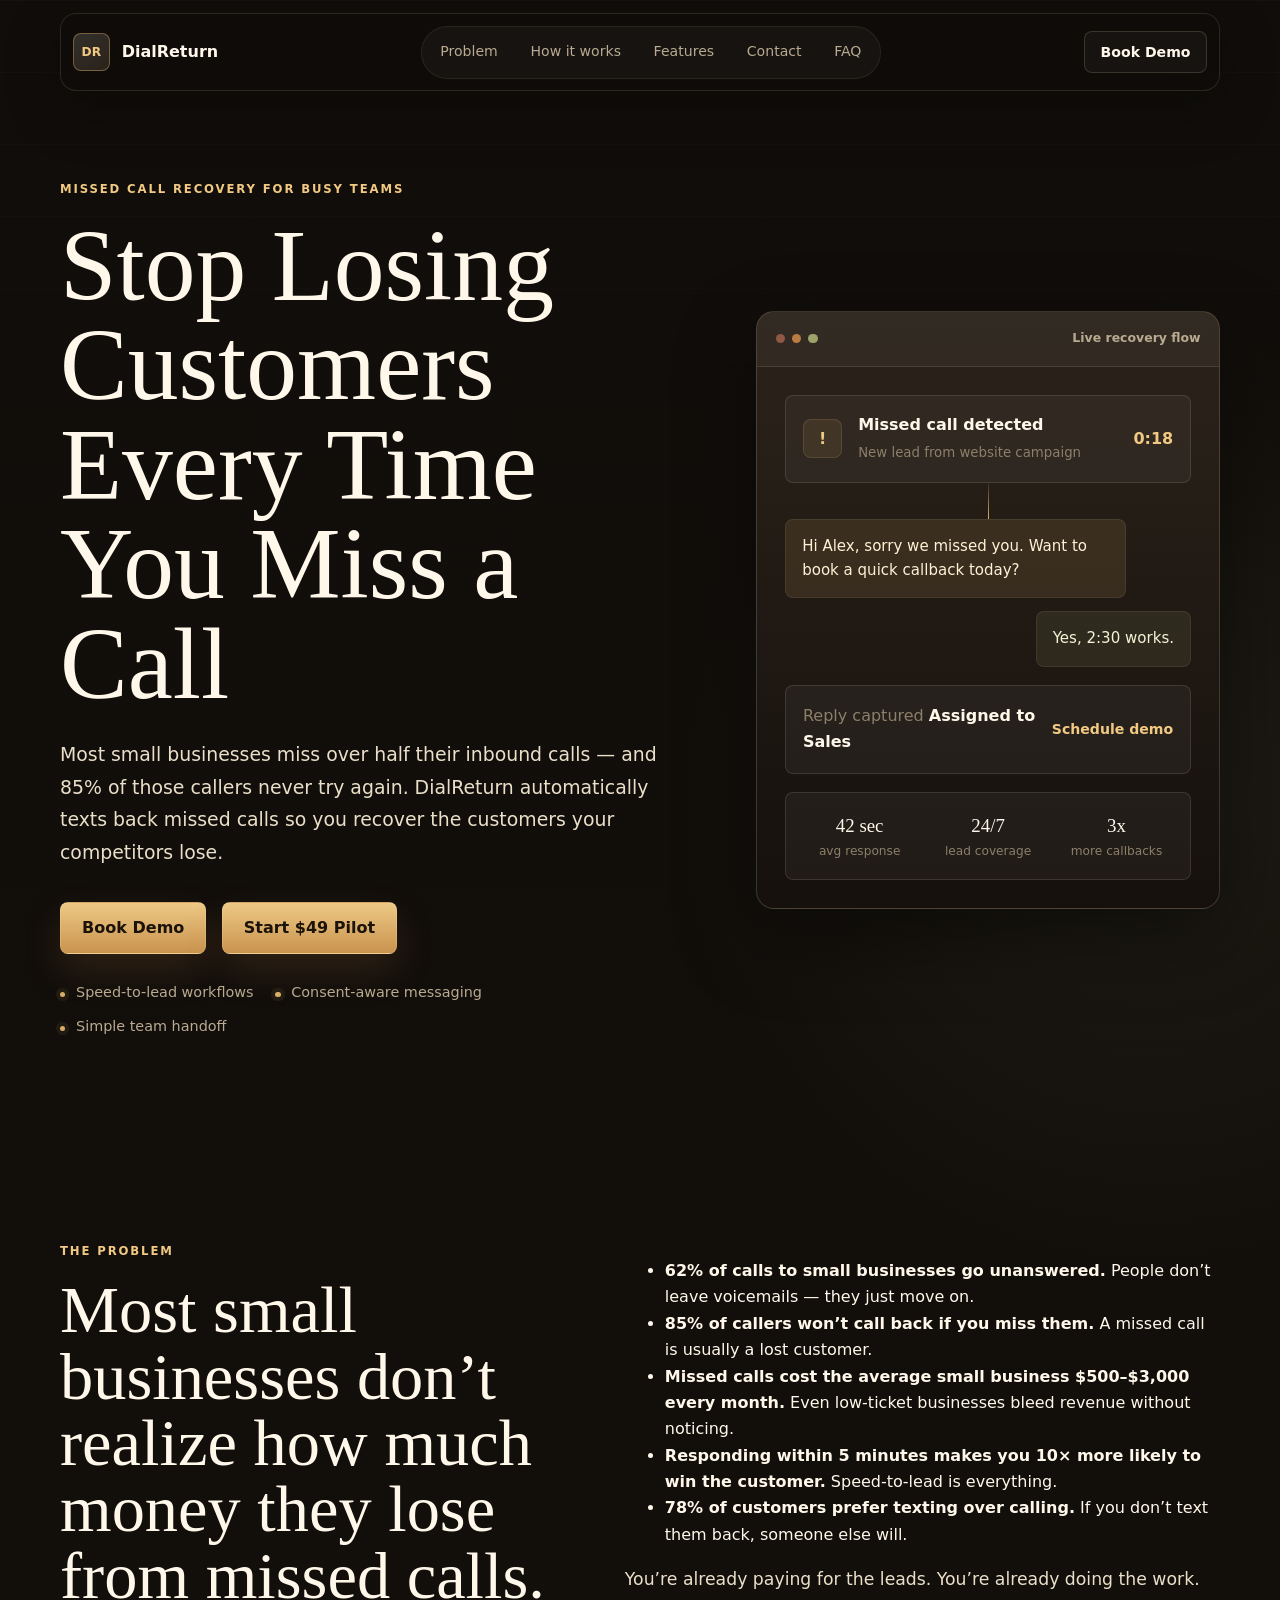
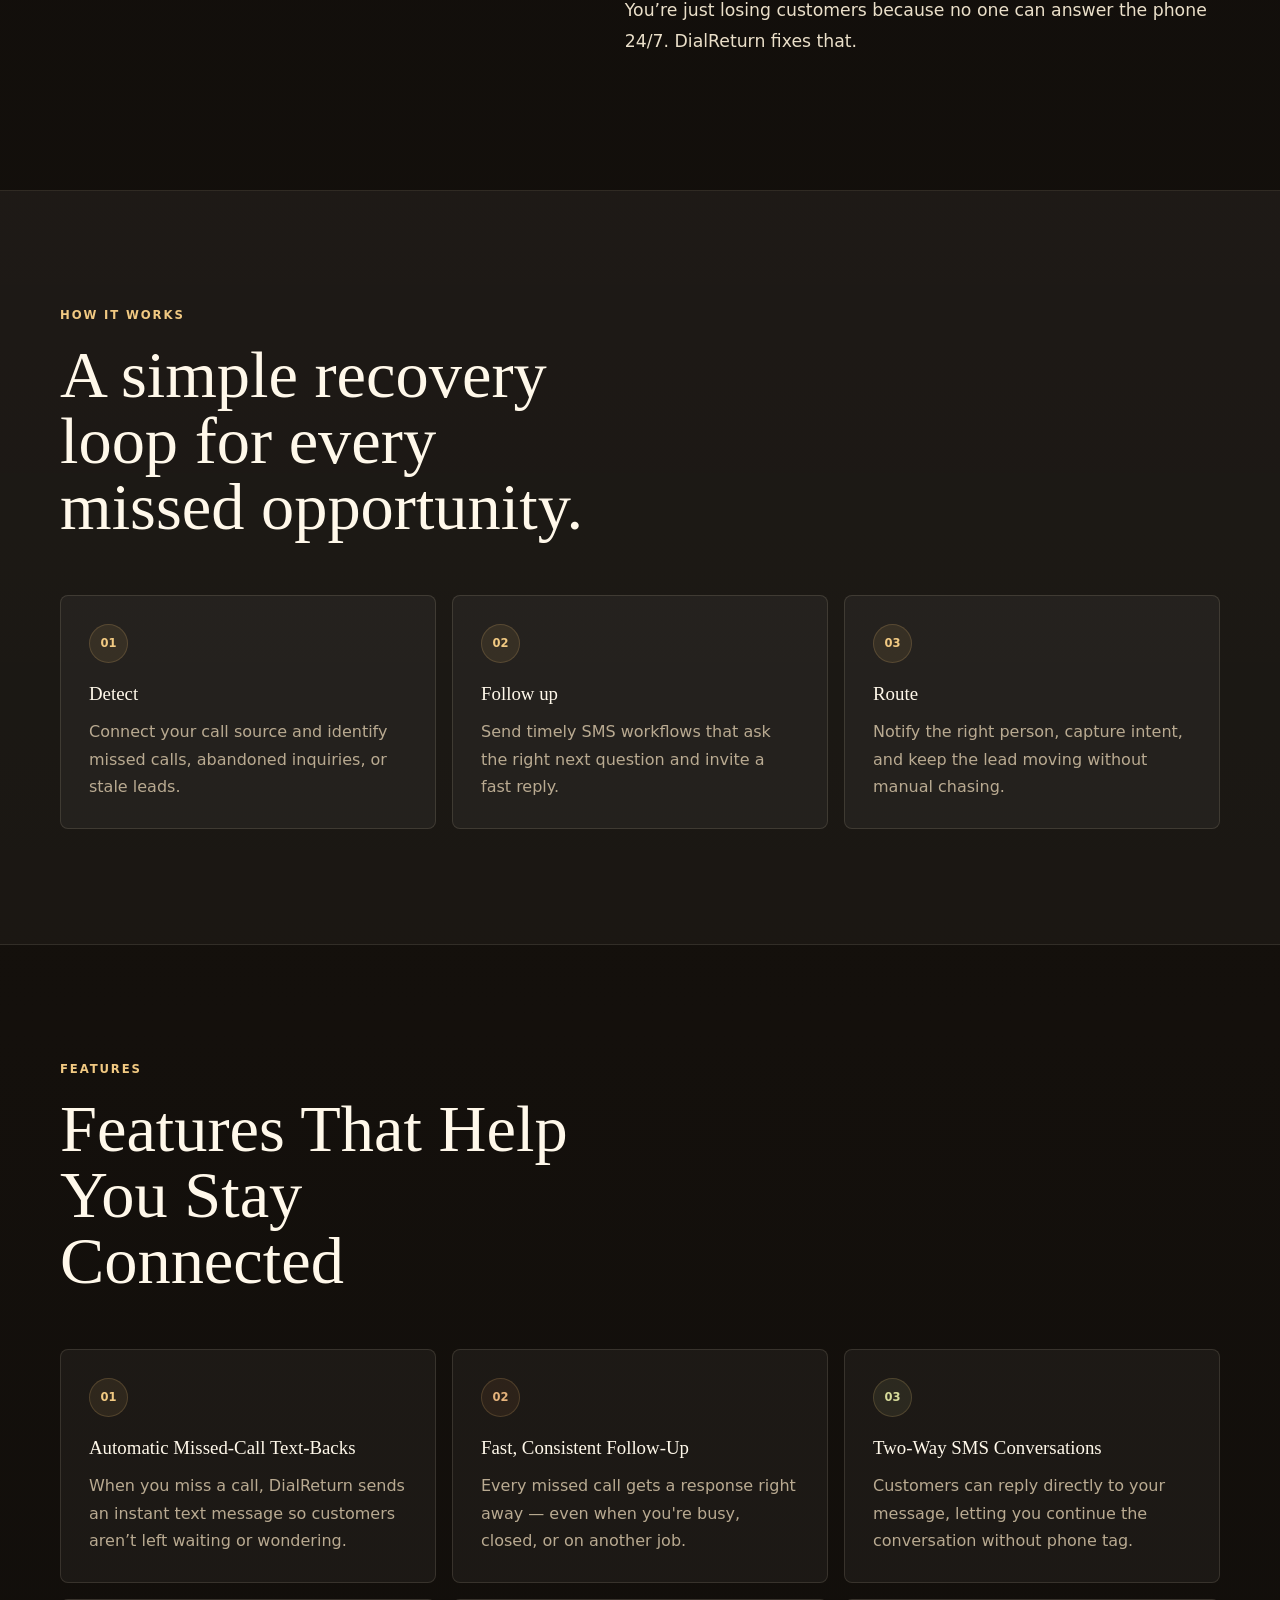
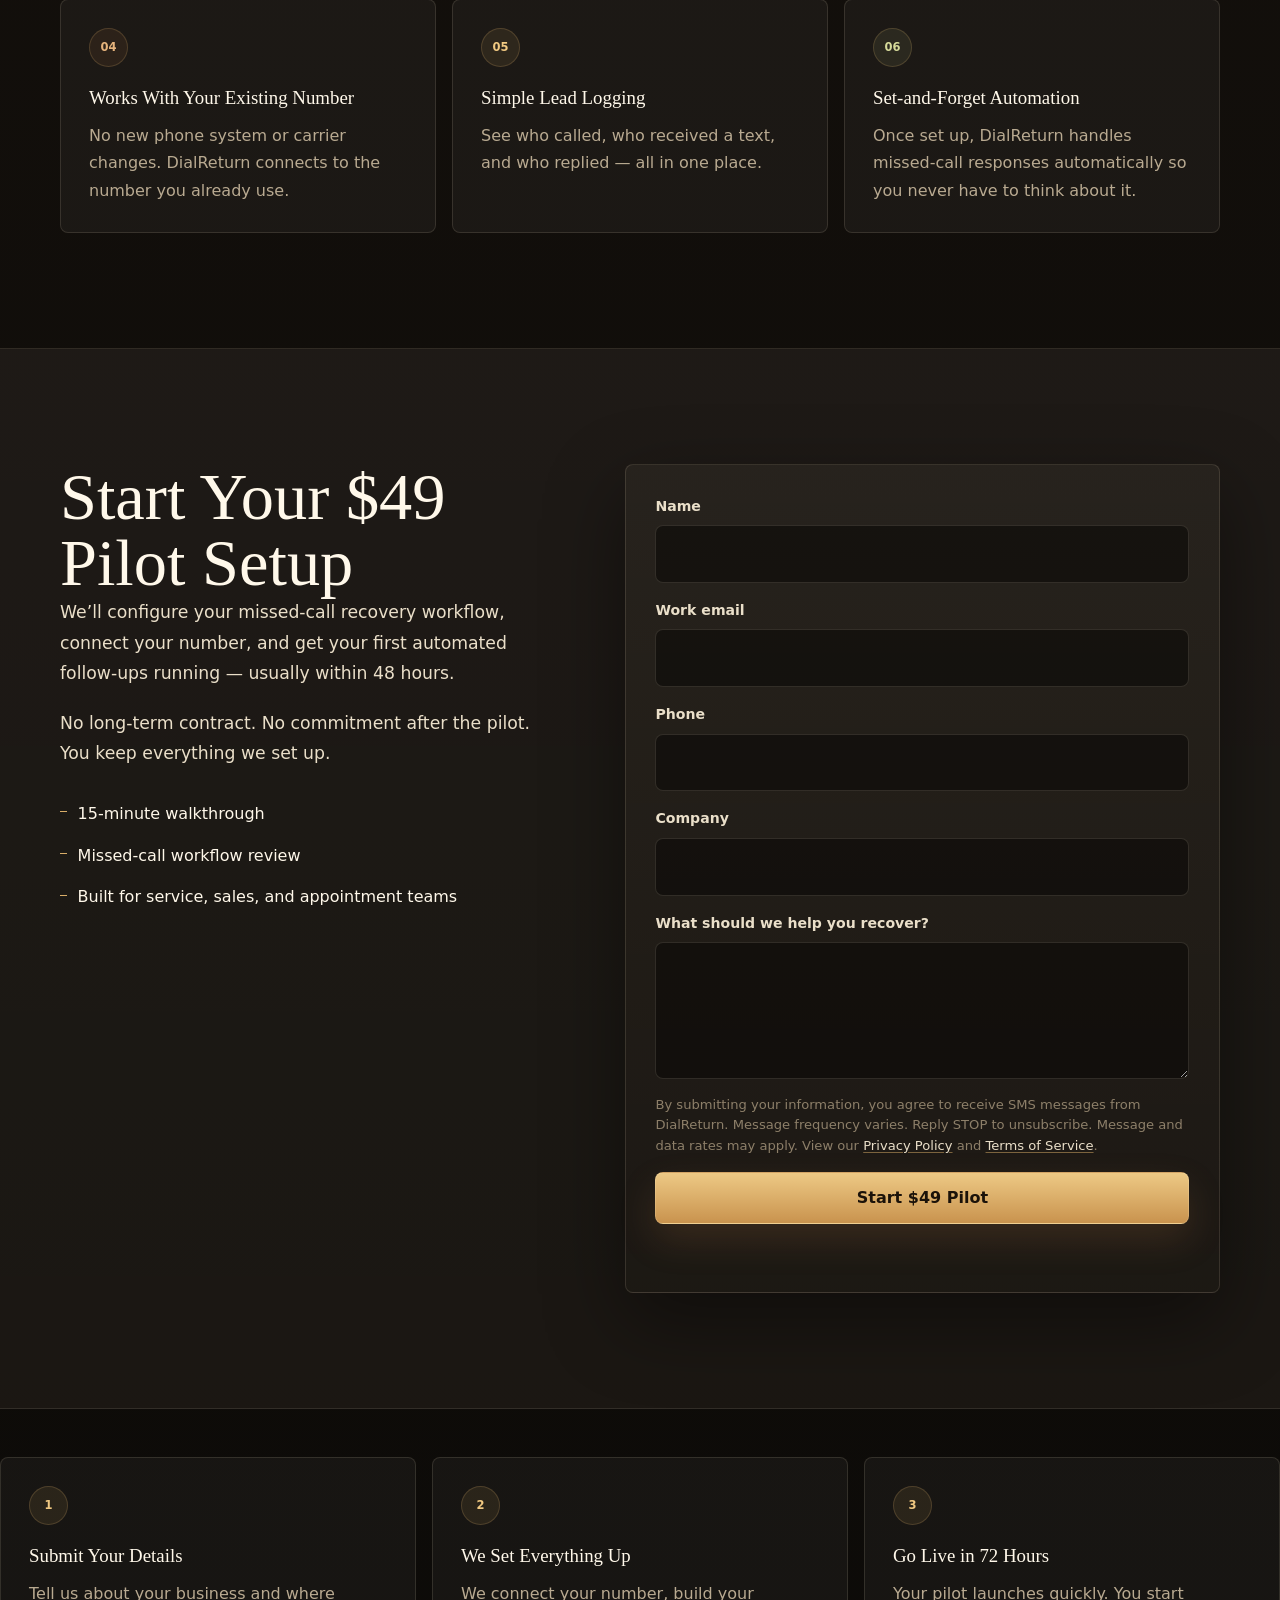
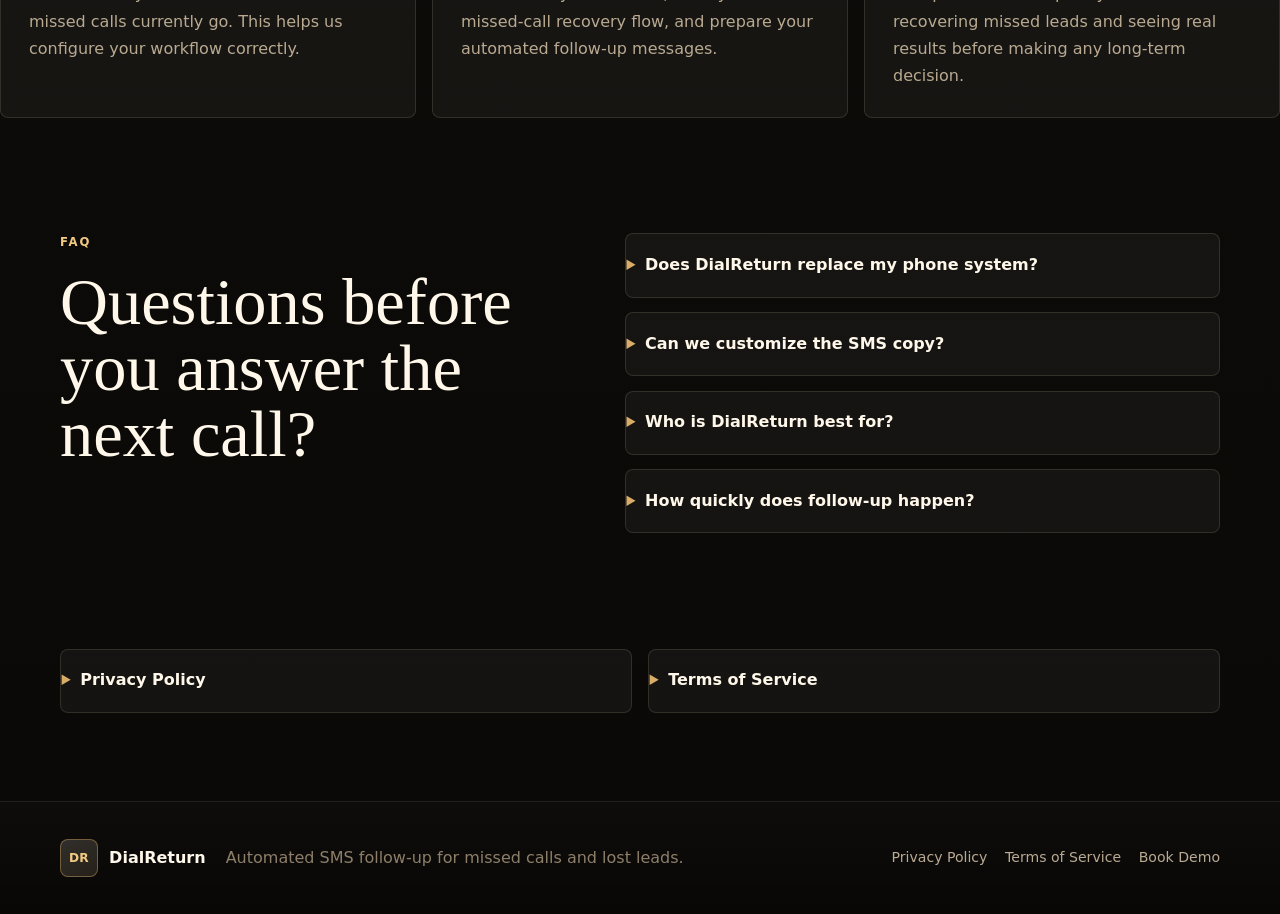
<file: index.html>
<!DOCTYPE html>
<html lang="en">
  <head>
    <link rel="icon" type="image/png" href="/favicon.png">
    <meta charset="UTF-8" />
    <meta name="viewport" content="width=device-width, initial-scale=1.0" />
    <meta
      name="description"
      content="DialReturn helps businesses recover lost leads and missed calls using automated SMS follow-up workflows."
    />
    <title>DialReturn | Recover Missed Calls With SMS Follow-Up</title>

    <!-- Open Graph Metadata -->
    <meta property="og:title" content="DialReturn — Stop Losing Customers Every Time You Miss a Call">
    <meta property="og:description" content="Most small businesses miss over half their inbound calls. DialReturn automatically texts back missed calls so you never lose a customer to voicemail again.">
    <meta property="og:image" content="https://yourdomain.com/og-image.png">
    <meta property="og:url" content="https://yourdomain.com">
    <meta property="og:type" content="website">

    <!-- Twitter Card -->
    <meta name="twitter:card" content="summary_large_image">
    <meta name="twitter:title" content="DialReturn — Stop Losing Customers Every Time You Miss a Call">
    <meta name="twitter:description" content="Most small businesses miss over half their inbound calls. DialReturn automatically texts back missed calls so you never lose a customer to voicemail again.">
    <meta name="twitter:image" content="https://yourdomain.com/og-image.png">


    <link rel="stylesheet" href="styles.css" />

    <!-- Google tag (gtag.js) -->
    <script async src="https://www.googletagmanager.com/gtag/js?id=G-37J6TWF3D7"></script>
    <script>
      window.dataLayer = window.dataLayer || [];
      function gtag(){dataLayer.push(arguments);}
      gtag('js', new Date());

      gtag('config', 'G-37J6TWF3D7');
    </script>
  </head>
  <body>
    <header class="site-header" data-animate>
      <a class="logo" href="#top" aria-label="DialReturn home">
        <span class="logo-mark" aria-hidden="true">DR</span>
        <span>DialReturn</span>
      </a>

      <button class="nav-toggle" type="button" aria-expanded="false" aria-controls="site-nav">
        <span class="sr-only">Toggle navigation</span>
        <span></span>
        <span></span>
        <span></span>
      </button>

      <nav id="site-nav" class="site-nav" aria-label="Primary navigation">
        <a href="#problem">Problem</a>
        <a href="#how-it-works">How it works</a>
        <a href="#features">Features</a>
        <a href="#contact">Contact</a>
        <a href="#faq">FAQ</a>
      </nav>

      <a class="button button-small button-ghost header-cta" href="#contact">Book Demo</a>
    </header>

    <main id="top">
      <section class="hero section">
        <div class="section-inner hero-grid">
          <div class="hero-copy" data-animate>
            <p class="eyebrow">Missed call recovery for busy teams</p>
            <h1>Stop Losing Customers Every Time You Miss a Call</h1>
            <p class="hero-text">
              Most small businesses miss over half their inbound calls — and 85% of those callers never try again. DialReturn automatically texts back missed calls so you recover the customers your competitors lose.
            </p>
            <div class="hero-actions">
              <a class="button button-primary" href="#contact">Book Demo</a>
              <a href="#contact" class="button button-primary">Start $49 Pilot</a>
            </div>
            <div class="trust-row" aria-label="Key outcomes">
              <span>Speed-to-lead workflows</span>
              <span>Consent-aware messaging</span>
              <span>Simple team handoff</span>
            </div>
          </div>

          <div class="workflow-visual" aria-label="DialReturn automated SMS workflow preview" data-animate>
            <div class="visual-topbar">
              <span></span>
              <span></span>
              <span></span>
              <strong>Live recovery flow</strong>
            </div>
            <div class="visual-body">
              <div class="call-event">
                <span class="event-icon" aria-hidden="true">!</span>
                <div>
                  <p>Missed call detected</p>
                  <small>New lead from website campaign</small>
                </div>
                <strong>0:18</strong>
              </div>

              <div class="flow-line" aria-hidden="true"></div>

              <div class="message-stack">
                <div class="message outgoing">
                  Hi Alex, sorry we missed you. Want to book a quick callback today?
                </div>
                <div class="message incoming">Yes, 2:30 works.</div>
              </div>

              <div class="handoff-panel">
                <div>
                  <span>Reply captured</span>
                  <strong>Assigned to Sales</strong>
                </div>
                <a href="#contact">Schedule demo</a>
              </div>

              <div class="metric-strip" aria-label="Workflow metrics">
                <div>
                  <strong>42 sec</strong>
                  <span>avg response</span>
                </div>
                <div>
                  <strong>24/7</strong>
                  <span>lead coverage</span>
                </div>
                <div>
                  <strong>3x</strong>
                  <span>more callbacks</span>
                </div>
              </div>
            </div>
          </div>
        </div>
      </section>

      <section id="problem" class="section">
        <div class="section-inner split-layout">
          <div data-animate>
            <p class="eyebrow">The problem</p>
            <h2>Most small businesses don’t realize how much money they lose from missed calls.</h2>
          </div>
          <div class="problem-copy" data-animate>
            <ul class="problem-list">
              <li><strong>62% of calls to small businesses go unanswered.</strong> People don’t leave voicemails — they just move on.</li>
              <li><strong>85% of callers won’t call back if you miss them.</strong> A missed call is usually a lost customer.</li>
              <li><strong>Missed calls cost the average small business $500–$3,000 every month.</strong> Even low‑ticket businesses bleed revenue without noticing.</li>
              <li><strong>Responding within 5 minutes makes you 10× more likely to win the customer.</strong> Speed‑to‑lead is everything.</li>
              <li><strong>78% of customers prefer texting over calling.</strong> If you don’t text them back, someone else will.</li>
            </ul>

            <p class="problem-closer">You’re already paying for the leads. You’re already doing the work. You’re just losing customers because no one can answer the phone 24/7. DialReturn fixes that.</p>
          </div>
        </div>
      </section>

      <section id="how-it-works" class="section section-muted">
        <div class="section-inner">
          <div class="section-heading" data-animate>
            <p class="eyebrow">How it works</p>
            <h2>A simple recovery loop for every missed opportunity.</h2>
          </div>

          <div class="steps-grid">
            <article class="step" data-animate>
              <span class="step-number">01</span>
              <h3>Detect</h3>
              <p>Connect your call source and identify missed calls, abandoned inquiries, or stale leads.</p>
            </article>
            <article class="step" data-animate>
              <span class="step-number">02</span>
              <h3>Follow up</h3>
              <p>Send timely SMS workflows that ask the right next question and invite a fast reply.</p>
            </article>
            <article class="step" data-animate>
              <span class="step-number">03</span>
              <h3>Route</h3>
              <p>Notify the right person, capture intent, and keep the lead moving without manual chasing.</p>
            </article>
          </div>
        </div>
      </section>

      <section id="features" class="section">
        <div class="section-inner">
          <div class="section-heading" data-animate>
            <p class="eyebrow">Features</p>
            <h2>Features That Help You Stay Connected</h2>
          </div>

          <div class="feature-grid">
            <article class="feature-card" data-animate>
              <span class="feature-icon" aria-hidden="true">01</span>
              <h3>Automatic Missed‑Call Text‑Backs</h3>
              <p>When you miss a call, DialReturn sends an instant text message so customers aren’t left waiting or wondering.</p>
            </article>
            <article class="feature-card" data-animate>
              <span class="feature-icon" aria-hidden="true">02</span>
              <h3>Fast, Consistent Follow‑Up</h3>
              <p>Every missed call gets a response right away — even when you're busy, closed, or on another job.</p>
            </article>
            <article class="feature-card" data-animate>
              <span class="feature-icon" aria-hidden="true">03</span>
              <h3>Two‑Way SMS Conversations</h3>
              <p>Customers can reply directly to your message, letting you continue the conversation without phone tag.</p>
            </article>
            <article class="feature-card" data-animate>
              <span class="feature-icon" aria-hidden="true">04</span>
              <h3>Works With Your Existing Number</h3>
              <p>No new phone system or carrier changes. DialReturn connects to the number you already use.</p>
            </article>
            <article class="feature-card" data-animate>
              <span class="feature-icon" aria-hidden="true">05</span>
              <h3>Simple Lead Logging</h3>
              <p>See who called, who received a text, and who replied — all in one place.</p>
            </article>
            <article class="feature-card" data-animate>
              <span class="feature-icon" aria-hidden="true">06</span>
              <h3>Set‑and‑Forget Automation</h3>
              <p>Once set up, DialReturn handles missed‑call responses automatically so you never have to think about it.</p>
            </article>
          </div>
        </div>
      </section>

      <section id="contact" class="section section-muted">
        <div class="section-inner contact-grid">
          <div class="contact-copy" data-animate>
              <h2>Start Your $49 Pilot Setup</h2>
              <p>We’ll configure your missed‑call recovery workflow, connect your number, and get your first automated follow‑ups running — usually within 48 hours.</p>
              <p>No long‑term contract. No commitment after the pilot. You keep everything we set up.</p>
            <div class="contact-points">
              <span>15-minute walkthrough</span>
              <span>Missed-call workflow review</span>
              <span>Built for service, sales, and appointment teams</span>
            </div>
          </div>

          <form
            id="contact-form"
            class="contact-form"
            action="https://docs.google.com/forms/u/0/d/e/1FAIpQLSfP3PicH0XpDOKsOOl3x9ebhgzBETgsBalPi0qB94aFWCp0vQ/formResponse"
            method="POST"
            target="hidden_iframe"
            onsubmit="formStatus.textContent = 'Sending...';"
          >
            <div class="form-row">
              <label for="name">Name</label>
              <input id="name" name="entry.1879912115" type="text" autocomplete="name" required />
            </div>
            <div class="form-row">
              <label for="email">Work email</label>
              <input id="email" name="entry.1927353541" type="email" autocomplete="email" required />
            </div>
            <div class="form-row">
              <label for="phone">Phone</label>
              <input id="phone" name="entry.78325011" type="tel" autocomplete="tel" required />
            </div>
            <div class="form-row">
              <label for="company">Company</label>
              <input id="company" name="entry.408355521" type="text" autocomplete="organization" />
            </div>
            <div class="form-row">
              <label for="message">What should we help you recover?</label>
              <textarea id="message" name="entry.159903134" rows="4"></textarea>
            </div>

            <p class="sms-disclaimer">
              By submitting your information, you agree to receive SMS messages from DialReturn.
              Message frequency varies. Reply STOP to unsubscribe. Message and data rates may apply.
              View our
              <a href="#privacy-policy" data-open-legal="privacy-policy">Privacy Policy</a>
              and
              <a href="#terms-of-service" data-open-legal="terms-of-service">Terms of Service</a>.
            </p>

            <button type="submit" class="button button-primary form-submit">Start $49 Pilot</button>
            <p class="form-status" id="form-status" role="status" aria-live="polite"></p>
          </form>
          <iframe name="hidden_iframe" style="display:none;"></iframe>
        </div>
      </section>

      <div class="steps-grid" data-animate style="margin-top: 3rem;">
  
        <div class="step">
          <div class="step-number">1</div>
          <h3>Submit Your Details</h3>
          <p>Tell us about your business and where missed calls currently go. This helps us configure your workflow correctly.</p>
        </div>

        <div class="step">
          <div class="step-number">2</div>
          <h3>We Set Everything Up</h3>
          <p>We connect your number, build your missed‑call recovery flow, and prepare your automated follow‑up messages.</p>
        </div>

        <div class="step">
          <div class="step-number">3</div>
          <h3>Go Live in 72 Hours</h3>
          <p>Your pilot launches quickly. You start recovering missed leads and seeing real results before making any long‑term decision.</p>
        </div>

      </div>


      <section id="faq" class="section">
        <div class="section-inner faq-layout">
          <div data-animate>
            <p class="eyebrow">FAQ</p>
            <h2>Questions before you answer the next call?</h2>
          </div>

          <div class="faq-list" data-animate>
            <details>
              <summary>Does DialReturn replace my phone system?</summary>
              <p>
                No. DialReturn is designed to sit alongside your existing phone and lead systems,
                then trigger recovery workflows when an opportunity is missed.
              </p>
            </details>
            <details>
              <summary>Can we customize the SMS copy?</summary>
              <p>
                Yes. Workflows should match your brand voice, use clear sender identity, and include
                opt-out instructions where appropriate.
              </p>
            </details>
            <details>
              <summary>Who is DialReturn best for?</summary>
              <p>
                Teams that rely on inbound calls, appointment requests, or lead forms, especially
                where response speed directly affects booked revenue.
              </p>
            </details>
            <details>
              <summary>How quickly does follow-up happen?</summary>
              <p>
                Most teams start with immediate first-touch SMS, then add timed follow-ups based on
                business hours, lead source, and the urgency of the inquiry.
              </p>
            </details>
          </div>
        </div>
      </section>

      <section class="legal-section" aria-label="Legal links">
        <div class="section-inner legal-grid">
          <details id="privacy-policy">
            <summary>Privacy Policy</summary>
            <p>
              DialReturn uses submitted contact information to respond to demo requests and provide
              information about its services. We do not sell submitted contact details. SMS
              preferences can be managed by replying STOP to messages from DialReturn.
            </p>
          </details>
          <details id="terms-of-service">
            <summary>Terms of Service</summary>
            <p>
              DialReturn information on this page is provided for evaluation and demo scheduling.
              Service availability, pricing, and workflow configuration are confirmed during onboarding
              and governed by the applicable customer agreement.
            </p>
          </details>
        </div>
      </section>
    </main>

    <footer class="site-footer">
      <div class="section-inner footer-grid">
        <a class="logo" href="#top" aria-label="DialReturn home">
          <span class="logo-mark" aria-hidden="true">DR</span>
          <span>DialReturn</span>
        </a>
        <p>Automated SMS follow-up for missed calls and lost leads.</p>
        <div class="footer-links">
          <a href="/privacy.html">Privacy Policy</a>
          <a href="/terms.html">Terms of Service</a>
          <a href="#contact">Book Demo</a>
        </div>
      </div>
    </footer>

    <script src="script.js"></script>
  </body>
</html>
</file>
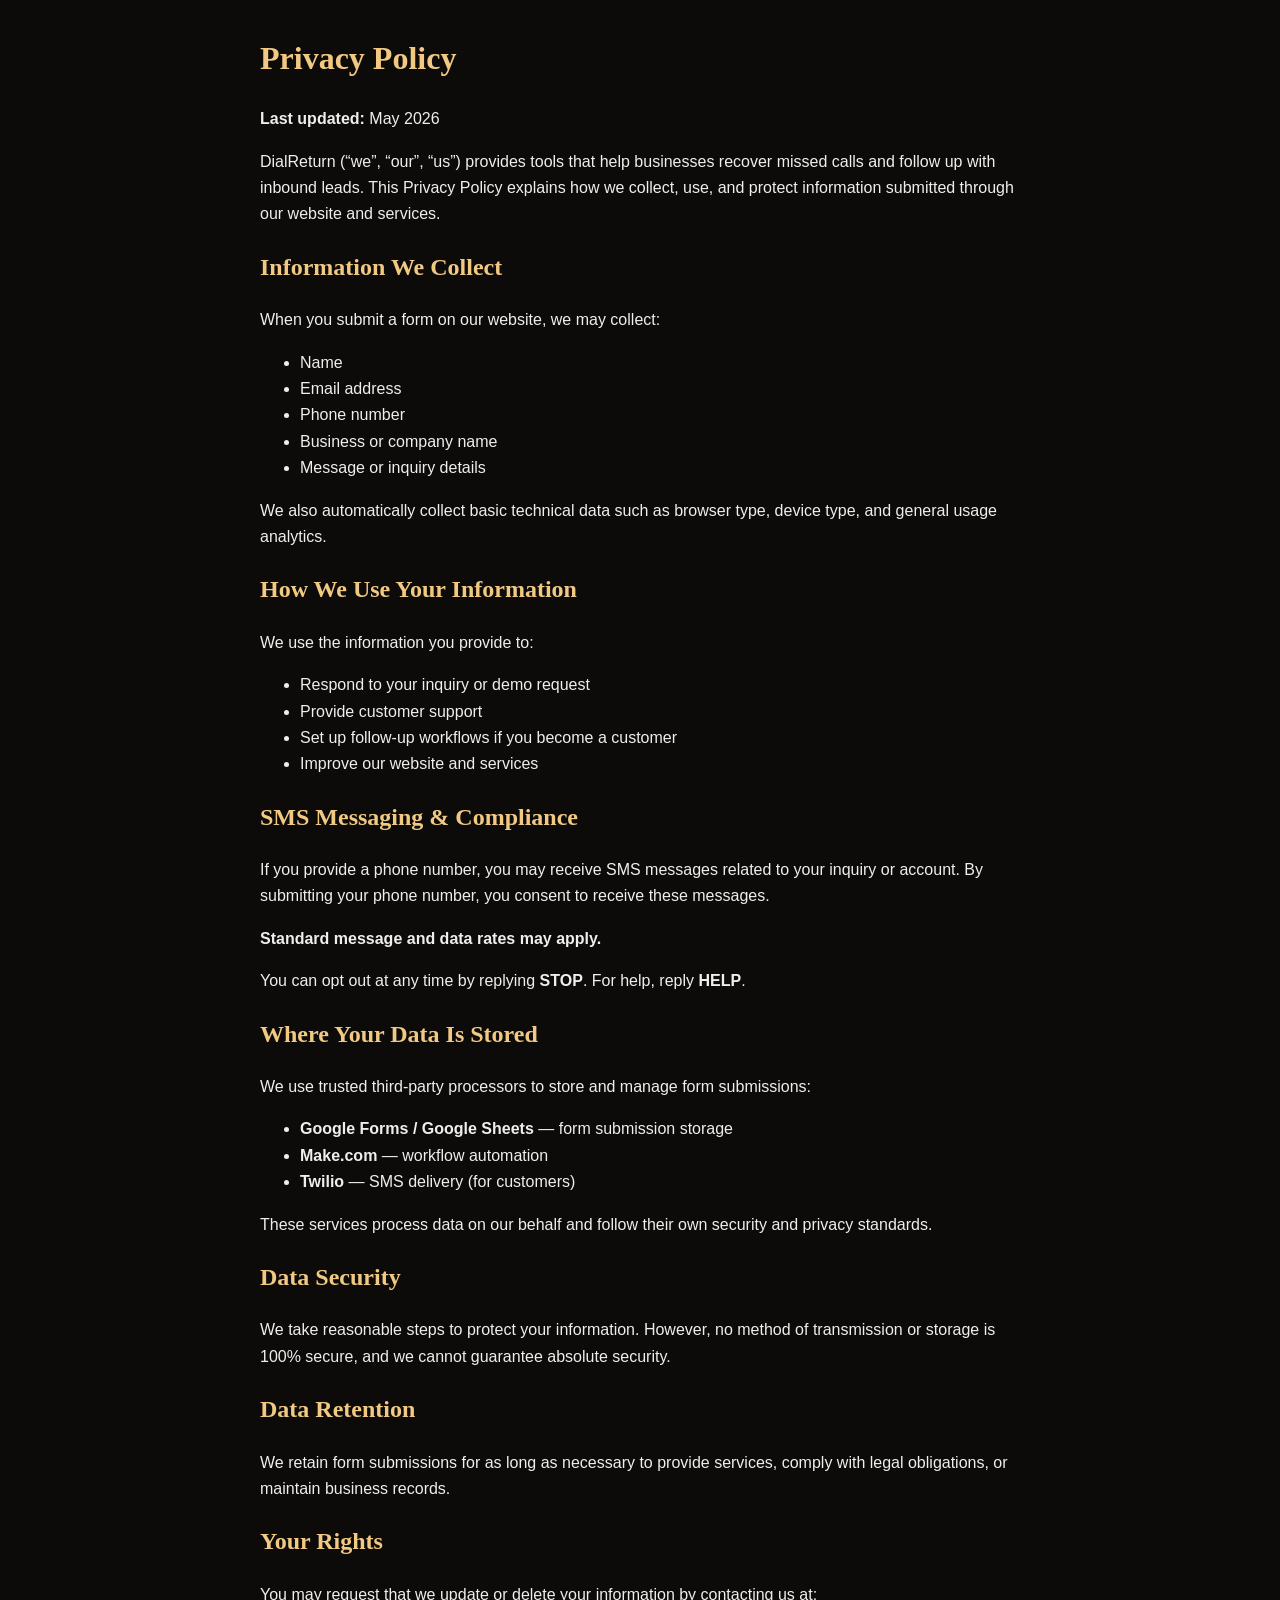
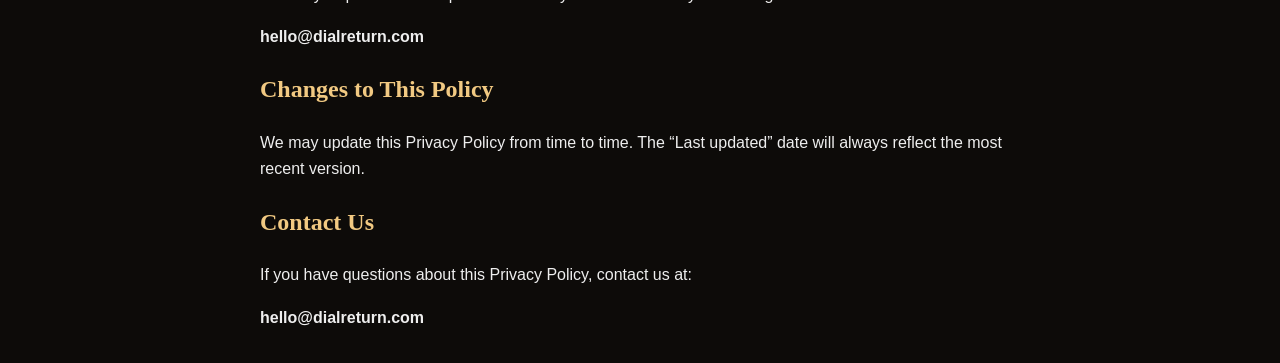
<file: privacy.html>
<!DOCTYPE html>
<html lang="en">
<head>
  <link rel="icon" type="image/png" href="/favicon.png">
  <meta charset="UTF-8">
  <meta name="viewport" content="width=device-width, initial-scale=1.0">
  <title>Privacy Policy — DialReturn</title>
  <style>
    body {
      font-family: Inter, sans-serif;
      max-width: 760px;
      margin: 2rem auto;
      padding: 0 1rem;
      line-height: 1.65;
      color: #eee;
      background: #0d0b09;
    }
    h1, h2 {
      font-family: Georgia, serif;
      color: #f1c982;
    }
    a { color: #d9ad68; }
  </style>
</head>
<body>

<h1>Privacy Policy</h1>
<p><strong>Last updated:</strong> May 2026</p>

<p>DialReturn (“we”, “our”, “us”) provides tools that help businesses recover missed calls and follow up with inbound leads. This Privacy Policy explains how we collect, use, and protect information submitted through our website and services.</p>

<h2>Information We Collect</h2>
<p>When you submit a form on our website, we may collect:</p>
<ul>
  <li>Name</li>
  <li>Email address</li>
  <li>Phone number</li>
  <li>Business or company name</li>
  <li>Message or inquiry details</li>
</ul>

<p>We also automatically collect basic technical data such as browser type, device type, and general usage analytics.</p>

<h2>How We Use Your Information</h2>
<p>We use the information you provide to:</p>
<ul>
  <li>Respond to your inquiry or demo request</li>
  <li>Provide customer support</li>
  <li>Set up follow‑up workflows if you become a customer</li>
  <li>Improve our website and services</li>
</ul>

<h2>SMS Messaging & Compliance</h2>
<p>If you provide a phone number, you may receive SMS messages related to your inquiry or account. By submitting your phone number, you consent to receive these messages.</p>

<p><strong>Standard message and data rates may apply.</strong></p>

<p>You can opt out at any time by replying <strong>STOP</strong>.  
For help, reply <strong>HELP</strong>.</p>

<h2>Where Your Data Is Stored</h2>
<p>We use trusted third‑party processors to store and manage form submissions:</p>
<ul>
  <li><strong>Google Forms / Google Sheets</strong> — form submission storage</li>
  <li><strong>Make.com</strong> — workflow automation</li>
  <li><strong>Twilio</strong> — SMS delivery (for customers)</li>
</ul>

<p>These services process data on our behalf and follow their own security and privacy standards.</p>

<h2>Data Security</h2>
<p>We take reasonable steps to protect your information. However, no method of transmission or storage is 100% secure, and we cannot guarantee absolute security.</p>

<h2>Data Retention</h2>
<p>We retain form submissions for as long as necessary to provide services, comply with legal obligations, or maintain business records.</p>

<h2>Your Rights</h2>
<p>You may request that we update or delete your information by contacting us at:</p>
<p><strong>hello@dialreturn.com</strong></p>

<h2>Changes to This Policy</h2>
<p>We may update this Privacy Policy from time to time. The “Last updated” date will always reflect the most recent version.</p>

<h2>Contact Us</h2>
<p>If you have questions about this Privacy Policy, contact us at:</p>
<p><strong>hello@dialreturn.com</strong></p>

</body>
</html>
</file>
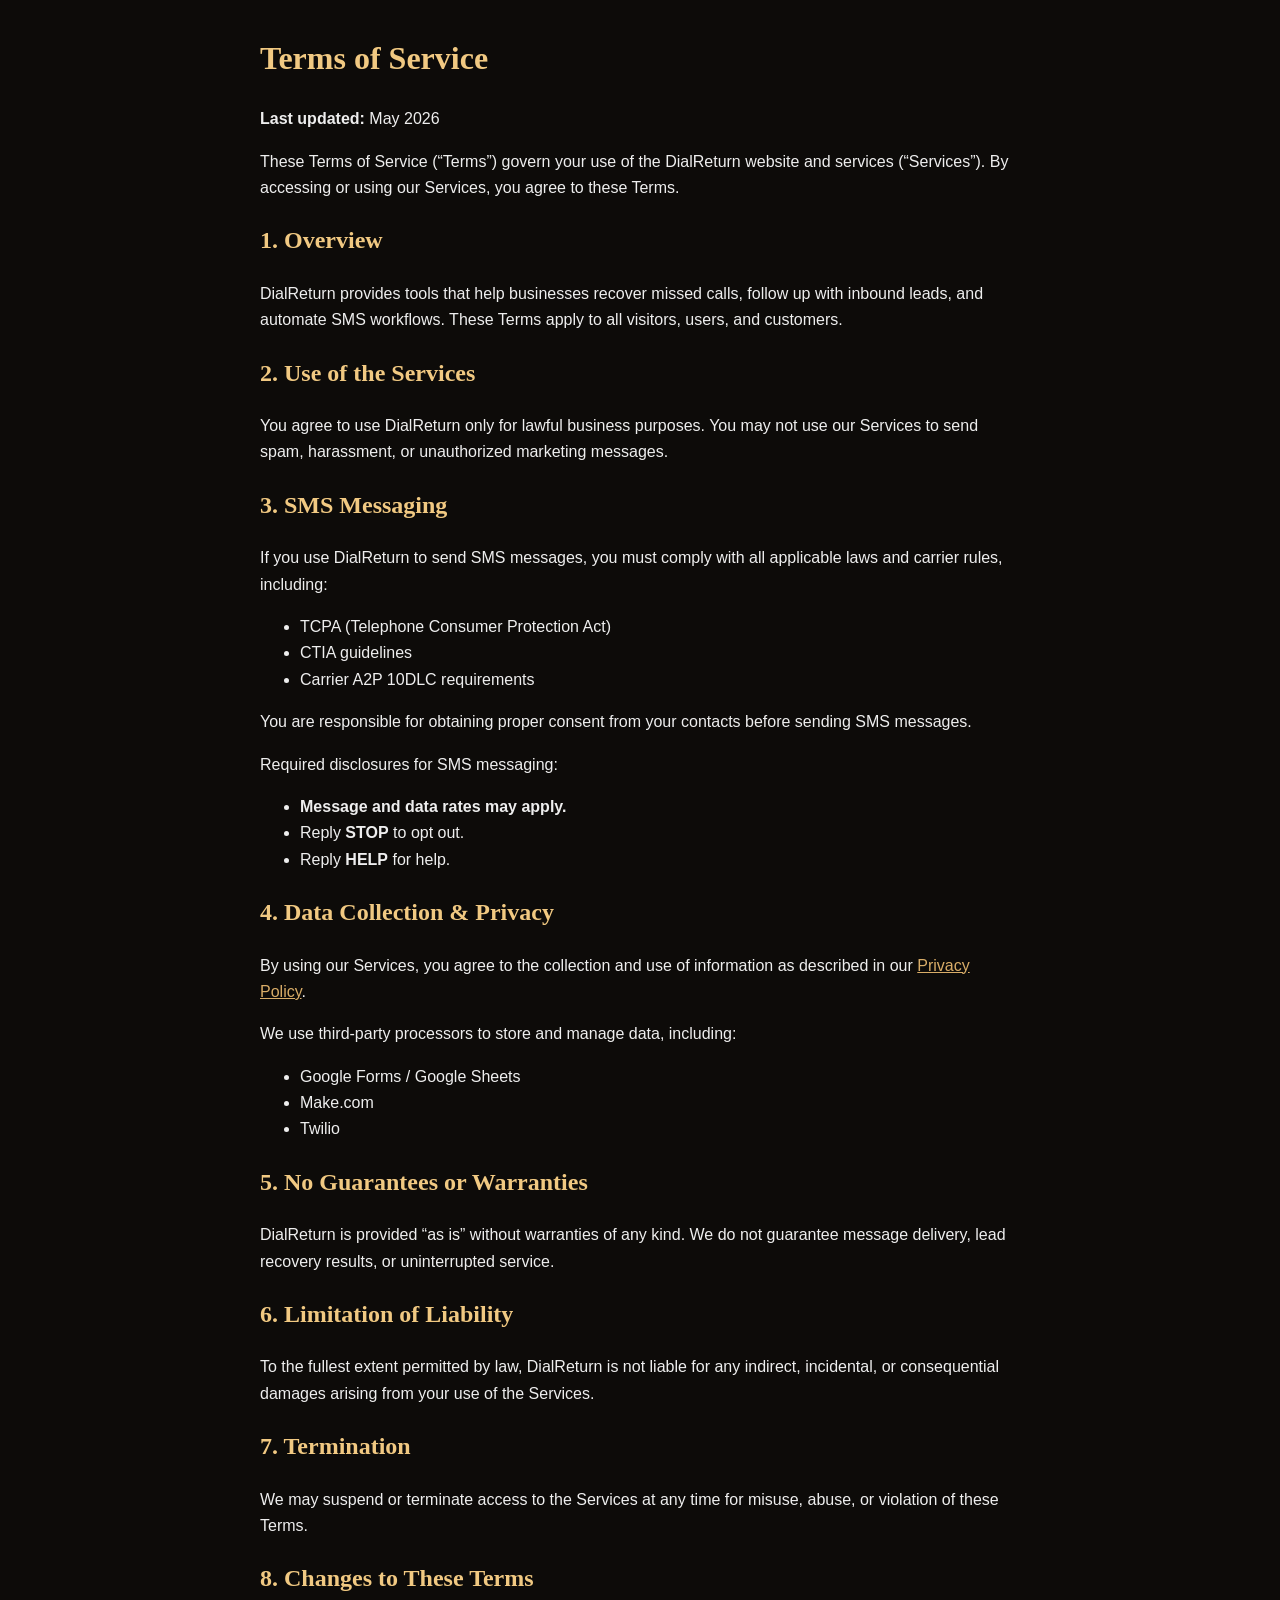
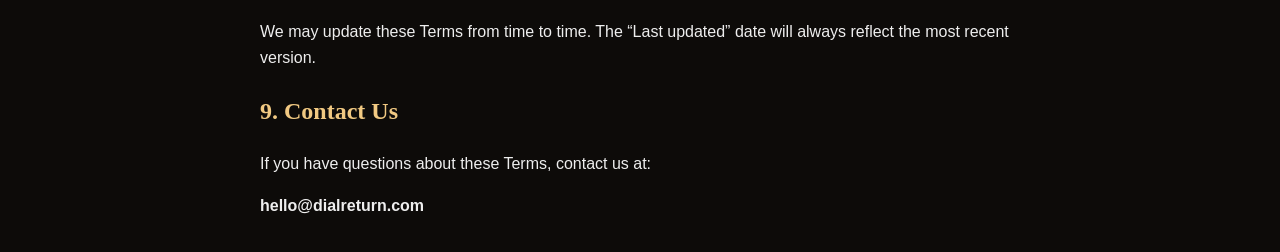
<file: terms.html>
<!DOCTYPE html>
<html lang="en">
<head>
  <link rel="icon" type="image/png" href="/favicon.png">
  <meta charset="UTF-8">
  <meta-name="viewport" content="width=device-width, initial-scale=1.0">
  <title>Terms of Service — DialReturn</title>
  <style>
    body {
      font-family: Inter, sans-serif;
      max-width: 760px;
      margin: 2rem auto;
      padding: 0 1rem;
      line-height: 1.65;
      color: #eee;
      background: #0d0b09;
    }
    h1, h2 {
      font-family: Georgia, serif;
      color: #f1c982;
    }
    a { color: #d9ad68; }
  </style>
</head>
<body>

<h1>Terms of Service</h1>
<p><strong>Last updated:</strong> May 2026</p>

<p>These Terms of Service (“Terms”) govern your use of the DialReturn website and services (“Services”). By accessing or using our Services, you agree to these Terms.</p>

<h2>1. Overview</h2>
<p>DialReturn provides tools that help businesses recover missed calls, follow up with inbound leads, and automate SMS workflows. These Terms apply to all visitors, users, and customers.</p>

<h2>2. Use of the Services</h2>
<p>You agree to use DialReturn only for lawful business purposes. You may not use our Services to send spam, harassment, or unauthorized marketing messages.</p>

<h2>3. SMS Messaging</h2>
<p>If you use DialReturn to send SMS messages, you must comply with all applicable laws and carrier rules, including:</p>
<ul>
  <li>TCPA (Telephone Consumer Protection Act)</li>
  <li>CTIA guidelines</li>
  <li>Carrier A2P 10DLC requirements</li>
</ul>

<p>You are responsible for obtaining proper consent from your contacts before sending SMS messages.</p>

<p>Required disclosures for SMS messaging:</p>
<ul>
  <li><strong>Message and data rates may apply.</strong></li>
  <li>Reply <strong>STOP</strong> to opt out.</li>
  <li>Reply <strong>HELP</strong> for help.</li>
</ul>

<h2>4. Data Collection & Privacy</h2>
<p>By using our Services, you agree to the collection and use of information as described in our <a href="/privacy.html">Privacy Policy</a>.</p>

<p>We use third‑party processors to store and manage data, including:</p>
<ul>
  <li>Google Forms / Google Sheets</li>
  <li>Make.com</li>
  <li>Twilio</li>
</ul>

<h2>5. No Guarantees or Warranties</h2>
<p>DialReturn is provided “as is” without warranties of any kind. We do not guarantee message delivery, lead recovery results, or uninterrupted service.</p>

<h2>6. Limitation of Liability</h2>
<p>To the fullest extent permitted by law, DialReturn is not liable for any indirect, incidental, or consequential damages arising from your use of the Services.</p>

<h2>7. Termination</h2>
<p>We may suspend or terminate access to the Services at any time for misuse, abuse, or violation of these Terms.</p>

<h2>8. Changes to These Terms</h2>
<p>We may update these Terms from time to time. The “Last updated” date will always reflect the most recent version.</p>

<h2>9. Contact Us</h2>
<p>If you have questions about these Terms, contact us at:</p>
<p><strong>hello@dialreturn.com</strong></p>

</body>
</html>
</file>
<file: styles.css>
:root {
  color-scheme: dark;
  --bg: #0d0b09;
  --bg-deep: #090806;
  --bg-soft: #16120e;
  --surface: rgba(36, 29, 22, 0.74);
  --surface-soft: rgba(255, 248, 235, 0.045);
  --surface-strong: rgba(255, 248, 235, 0.075);
  --text: #fff8ea;
  --text-soft: #eadfc9;
  --muted: #b9aa91;
  --subtle: #8d7f69;
  --line: rgba(255, 238, 205, 0.13);
  --line-strong: rgba(221, 177, 103, 0.28);
  --accent: #d9ad68;
  --accent-strong: #f1c982;
  --accent-dark: #2a1d11;
  --amber: #b97b42;
  --olive: #9ca26a;
  --shadow-soft: 0 20px 70px rgba(0, 0, 0, 0.32);
  --shadow-panel: 0 28px 80px rgba(0, 0, 0, 0.42);
  --radius: 8px;
  --max-width: 1160px;
}

* {
  box-sizing: border-box;
}

html {
  scroll-behavior: smooth;
}

body {
  margin: 0;
  min-width: 320px;
  background:
    radial-gradient(circle at 22% -12%, rgba(217, 173, 104, 0.18), transparent 34rem),
    radial-gradient(circle at 90% 14%, rgba(156, 162, 106, 0.09), transparent 30rem),
    linear-gradient(180deg, #100d0a 0%, #14100c 46%, #0a0907 100%);
  color: var(--text);
  font-family:
    Inter, ui-sans-serif, system-ui, -apple-system, BlinkMacSystemFont, "Segoe UI", sans-serif;
  line-height: 1.65;
  text-rendering: optimizeLegibility;
}

body.nav-open {
  overflow: hidden;
}

body::before {
  position: fixed;
  inset: 0;
  pointer-events: none;
  background-image: linear-gradient(rgba(255, 248, 235, 0.025) 1px, transparent 1px);
  background-size: 100% 4.5rem;
  mask-image: linear-gradient(180deg, black, transparent 72%);
  content: "";
}

a {
  color: inherit;
  text-decoration: none;
}

button,
input,
textarea {
  font: inherit;
}

.sr-only {
  position: absolute;
  width: 1px;
  height: 1px;
  padding: 0;
  margin: -1px;
  overflow: hidden;
  clip: rect(0, 0, 0, 0);
  white-space: nowrap;
  border: 0;
}

.site-header {
  position: sticky;
  top: 0.8rem;
  z-index: 20;
  display: grid;
  grid-template-columns: auto 1fr auto;
  align-items: center;
  gap: 1rem;
  width: min(100% - 2rem, var(--max-width));
  margin: 0 auto;
  padding: 0.72rem;
  border: 1px solid rgba(255, 238, 205, 0.12);
  border-radius: calc(var(--radius) + 8px);
  background: rgba(15, 12, 9, 0.78);
  box-shadow: 0 18px 55px rgba(0, 0, 0, 0.26);
  backdrop-filter: blur(22px) saturate(118%);
}

.logo {
  display: inline-flex;
  align-items: center;
  gap: 0.72rem;
  color: var(--text);
  font-size: 1rem;
  font-weight: 760;
  letter-spacing: 0;
}

.logo-mark {
  display: grid;
  place-items: center;
  width: 2.35rem;
  height: 2.35rem;
  border: 1px solid rgba(217, 173, 104, 0.42);
  border-radius: var(--radius);
  background:
    linear-gradient(145deg, rgba(255, 248, 235, 0.12), rgba(217, 173, 104, 0.1)),
    rgba(255, 248, 235, 0.035);
  color: var(--accent-strong);
  font-size: 0.76rem;
  font-weight: 850;
}

.site-nav {
  justify-self: center;
  display: flex;
  align-items: center;
  gap: 0.28rem;
  padding: 0.25rem;
  border: 1px solid rgba(255, 238, 205, 0.08);
  border-radius: 999px;
  background: rgba(255, 248, 235, 0.035);
}

.site-nav a,
.footer-links a {
  color: var(--muted);
  font-size: 0.88rem;
  transition: color 220ms ease, background 220ms ease, transform 220ms ease;
}

.site-nav a {
  padding: 0.62rem 0.88rem;
  border-radius: 999px;
}

.site-nav a:hover,
.site-nav a:focus-visible {
  background: rgba(255, 248, 235, 0.07);
  color: var(--text);
}

.footer-links a:hover,
.footer-links a:focus-visible {
  color: var(--text);
}

.nav-toggle {
  display: none;
  width: 2.7rem;
  height: 2.7rem;
  border: 1px solid var(--line);
  border-radius: var(--radius);
  background: rgba(255, 248, 235, 0.055);
  cursor: pointer;
}

.nav-toggle span:not(.sr-only) {
  display: block;
  width: 1.1rem;
  height: 2px;
  margin: 4px auto;
  background: var(--text);
  transition: transform 220ms ease, opacity 220ms ease;
}

.section {
  position: relative;
  padding: clamp(5.5rem, 9vw, 8.5rem) 0;
}

.section-inner {
  width: min(100% - 2rem, var(--max-width));
  margin: 0 auto;
}

.section-muted {
  background:
    linear-gradient(180deg, rgba(255, 248, 235, 0.035), rgba(255, 248, 235, 0.018)),
    var(--bg-soft);
  border-block: 1px solid rgba(255, 238, 205, 0.09);
}

.hero {
  min-height: min(735px, calc(100svh - 6.6rem));
  display: grid;
  align-items: center;
  padding: clamp(4.5rem, 8vw, 6.5rem) 0 clamp(4rem, 7vw, 5.5rem);
}

.hero-grid {
  display: grid;
  grid-template-columns: minmax(0, 1.02fr) minmax(21rem, 0.78fr);
  gap: clamp(3rem, 7vw, 6.5rem);
  align-items: center;
}

.eyebrow {
  margin: 0 0 1rem;
  color: var(--accent-strong);
  font-size: 0.73rem;
  font-weight: 760;
  letter-spacing: 0.16em;
  text-transform: uppercase;
}

h1,
h2,
h3,
p {
  overflow-wrap: anywhere;
}

h1,
h2,
h3 {
  margin: 0;
  color: var(--text);
  font-family: Georgia, "Times New Roman", ui-serif, serif;
  font-weight: 500;
  letter-spacing: 0;
}

h1 {
  max-width: 12.6ch;
  font-size: 6.35rem;
  line-height: 0.98;
}

h2 {
  max-width: 14.8ch;
  font-size: 4.15rem;
  line-height: 1;
}

h3 {
  font-size: 1.18rem;
  line-height: 1.16;
}

.hero-text {
  max-width: 41rem;
  margin: 1.55rem 0 0;
  color: var(--text-soft);
  font-size: 1.18rem;
  line-height: 1.72;
}

.hero-actions,
.trust-row {
  display: flex;
  flex-wrap: wrap;
  align-items: center;
}

.hero-actions {
  gap: 0.95rem;
  margin-top: 2.15rem;
}

.button {
  position: relative;
  display: inline-flex;
  align-items: center;
  justify-content: center;
  min-height: 3.25rem;
  padding: 0.95rem 1.32rem;
  border: 1px solid transparent;
  border-radius: var(--radius);
  font-weight: 720;
  line-height: 1;
  isolation: isolate;
  overflow: hidden;
  transition:
    transform 220ms ease,
    border-color 220ms ease,
    background 220ms ease,
    color 220ms ease,
    box-shadow 220ms ease;
}

.button::after {
  position: absolute;
  inset: 0;
  z-index: -1;
  background: linear-gradient(90deg, transparent, rgba(255, 248, 235, 0.22), transparent);
  opacity: 0;
  transform: translateX(-45%);
  transition: opacity 220ms ease, transform 420ms ease;
  content: "";
}

.button:hover,
.button:focus-visible {
  transform: translateY(-2px);
}

.button:hover::after,
.button:focus-visible::after {
  opacity: 1;
  transform: translateX(45%);
}

.button-primary {
  border-color: rgba(255, 238, 205, 0.18);
  background: linear-gradient(180deg, #edc985 0%, #c9934e 100%);
  color: #1b1209;
  box-shadow: 0 16px 36px rgba(185, 123, 66, 0.18);
}

.button-primary:hover,
.button-primary:focus-visible {
  background: linear-gradient(180deg, #f6d799 0%, #d6a35c 100%);
  box-shadow: 0 18px 44px rgba(185, 123, 66, 0.26);
}

.button-secondary {
  border-color: rgba(217, 173, 104, 0.32);
  background: rgba(255, 248, 235, 0.045);
  color: var(--text);
}

.button-secondary:hover,
.button-secondary:focus-visible,
.button-ghost:hover,
.button-ghost:focus-visible {
  border-color: rgba(217, 173, 104, 0.46);
  background: rgba(255, 248, 235, 0.08);
}

.button-ghost {
  border-color: rgba(255, 238, 205, 0.15);
  background: rgba(255, 248, 235, 0.035);
  color: var(--text);
}

.button-small {
  min-height: 2.65rem;
  padding: 0.74rem 1rem;
  font-size: 0.88rem;
}

.trust-row {
  gap: 0.65rem 1.35rem;
  margin-top: 1.65rem;
  color: var(--muted);
  font-size: 0.9rem;
}

.trust-row span {
  position: relative;
  padding-left: 1rem;
}

.trust-row span::before {
  position: absolute;
  left: 0;
  top: 0.74em;
  width: 0.34rem;
  height: 0.34rem;
  border-radius: 999px;
  background: var(--accent);
  box-shadow: 0 0 0 4px rgba(217, 173, 104, 0.08);
  content: "";
}

.workflow-visual {
  border: 1px solid rgba(255, 238, 205, 0.16);
  border-radius: calc(var(--radius) + 10px);
  background:
    linear-gradient(180deg, rgba(45, 36, 27, 0.95), rgba(21, 16, 12, 0.96)),
    var(--bg-soft);
  box-shadow: var(--shadow-panel);
  overflow: hidden;
  transform: translateZ(0);
}

.visual-topbar {
  display: flex;
  align-items: center;
  gap: 0.45rem;
  padding: 1.05rem 1.15rem;
  border-bottom: 1px solid rgba(255, 238, 205, 0.11);
  background: rgba(255, 248, 235, 0.035);
}

.visual-topbar span {
  width: 0.58rem;
  height: 0.58rem;
  border-radius: 50%;
  background: #8e5843;
}

.visual-topbar span:nth-child(2) {
  background: var(--amber);
}

.visual-topbar span:nth-child(3) {
  background: var(--olive);
}

.visual-topbar strong {
  margin-left: auto;
  color: var(--muted);
  font-size: 0.78rem;
  font-weight: 680;
}

.visual-body {
  padding: clamp(1.15rem, 4vw, 1.75rem);
}

.call-event,
.handoff-panel,
.metric-strip {
  display: flex;
  align-items: center;
  gap: 1rem;
  border: 1px solid rgba(255, 238, 205, 0.12);
  border-radius: var(--radius);
  background: rgba(255, 248, 235, 0.045);
}

.call-event {
  padding: 1.05rem;
}

.call-event p,
.handoff-panel strong {
  margin: 0;
  color: var(--text);
  font-weight: 720;
}

.call-event small,
.handoff-panel span,
.metric-strip span {
  color: var(--subtle);
}

.call-event > strong {
  margin-left: auto;
  color: var(--accent-strong);
  font-weight: 720;
}

.event-icon {
  display: grid;
  flex: 0 0 auto;
  place-items: center;
  width: 2.45rem;
  height: 2.45rem;
  border: 1px solid rgba(217, 173, 104, 0.16);
  border-radius: var(--radius);
  background: rgba(217, 173, 104, 0.1);
  color: var(--accent-strong);
  font-weight: 850;
}

.flow-line {
  width: 1px;
  height: 2.25rem;
  margin: 0 auto;
  background: linear-gradient(180deg, rgba(255, 238, 205, 0.08), var(--accent));
}

.message-stack {
  display: grid;
  gap: 0.82rem;
}

.message {
  max-width: 84%;
  padding: 0.95rem 1rem;
  border: 1px solid rgba(255, 238, 205, 0.08);
  border-radius: var(--radius);
  font-size: 0.94rem;
  line-height: 1.55;
}

.outgoing {
  justify-self: start;
  background: rgba(217, 173, 104, 0.13);
  color: #fff1d4;
}

.incoming {
  justify-self: end;
  background: rgba(156, 162, 106, 0.13);
  color: #f2f3d7;
}

.handoff-panel {
  justify-content: space-between;
  margin-top: 1.15rem;
  padding: 1.05rem;
}

.handoff-panel a {
  flex: 0 0 auto;
  color: var(--accent-strong);
  font-size: 0.88rem;
  font-weight: 730;
}

.metric-strip {
  display: grid;
  grid-template-columns: repeat(3, 1fr);
  margin-top: 1.15rem;
  padding: 1.08rem;
  text-align: center;
}

.metric-strip strong {
  display: block;
  color: var(--text);
  font-family: Georgia, "Times New Roman", ui-serif, serif;
  font-size: 1.18rem;
  font-weight: 500;
}

.metric-strip span {
  display: block;
  font-size: 0.76rem;
}

.split-layout,
.contact-grid,
.faq-layout {
  display: grid;
  grid-template-columns: 0.82fr 1fr;
  gap: clamp(2.5rem, 6vw, 5.5rem);
  align-items: start;
}

.problem-copy,
.contact-copy {
  max-width: 42rem;
}

.problem-copy p,
.contact-copy p {
  margin: 0 0 1.15rem;
  color: var(--text-soft);
  font-size: 1.08rem;
  line-height: 1.78;
}

.section-heading {
  max-width: 50rem;
  margin-bottom: clamp(2.3rem, 5vw, 3.4rem);
}

.section-heading h2 {
  max-width: 16ch;
}

.steps-grid,
.feature-grid {
  display: grid;
  gap: 1rem;
}

.steps-grid {
  grid-template-columns: repeat(3, 1fr);
}

.step,
.feature-card,
.contact-form,
.faq-list details,
.legal-grid details {
  border: 1px solid rgba(255, 238, 205, 0.12);
  border-radius: var(--radius);
  background: var(--surface-soft);
}

.step,
.feature-card {
  min-height: 100%;
  padding: clamp(1.3rem, 3vw, 1.75rem);
  transition: transform 220ms ease, background 220ms ease, border-color 220ms ease, box-shadow 220ms ease;
}

.step:hover,
.feature-card:hover {
  border-color: rgba(217, 173, 104, 0.28);
  background: var(--surface-strong);
  box-shadow: var(--shadow-soft);
  transform: translateY(-3px);
}

.step-number,
.feature-icon {
  display: inline-flex;
  align-items: center;
  justify-content: center;
  width: 2.45rem;
  height: 2.45rem;
  margin-bottom: 1.25rem;
  border: 1px solid rgba(217, 173, 104, 0.2);
  border-radius: 999px;
  background: rgba(217, 173, 104, 0.1);
  color: var(--accent-strong);
  font-size: 0.72rem;
  font-weight: 820;
}

.step p,
.feature-card p,
.faq-list p,
.legal-grid p {
  margin: 0.82rem 0 0;
  color: var(--muted);
  line-height: 1.7;
}

.feature-grid {
  grid-template-columns: repeat(3, 1fr);
}

.feature-card:nth-child(2n) .feature-icon {
  background: rgba(185, 123, 66, 0.11);
  color: #e5b37c;
}

.feature-card:nth-child(3n) .feature-icon {
  background: rgba(156, 162, 106, 0.12);
  color: #d6da9a;
}

.contact-points {
  display: grid;
  gap: 0.95rem;
  margin-top: 2rem;
}

.contact-points span {
  position: relative;
  padding-left: 1.1rem;
  color: var(--text);
}

.contact-points span::before {
  position: absolute;
  left: 0;
  top: 0.65em;
  width: 0.42rem;
  height: 1px;
  background: var(--accent);
  content: "";
}

.contact-form {
  display: grid;
  gap: 1rem;
  padding: clamp(1.25rem, 3vw, 1.85rem);
  background:
    linear-gradient(180deg, rgba(255, 248, 235, 0.08), rgba(255, 248, 235, 0.035)),
    rgba(21, 16, 12, 0.9);
  box-shadow: var(--shadow-panel);
}

.form-row {
  display: grid;
  gap: 0.45rem;
}

.form-row label {
  color: var(--text-soft);
  font-size: 0.88rem;
  font-weight: 660;
}

.form-row input,
.form-row textarea {
  width: 100%;
  border: 1px solid rgba(255, 238, 205, 0.13);
  border-radius: var(--radius);
  background: rgba(9, 8, 6, 0.56);
  color: var(--text);
  outline: none;
  padding: 0.92rem 0.98rem;
  transition: border-color 200ms ease, box-shadow 200ms ease, background 200ms ease;
}

.form-row textarea {
  resize: vertical;
}

.form-row input:focus,
.form-row textarea:focus {
  border-color: rgba(217, 173, 104, 0.72);
  background: rgba(9, 8, 6, 0.72);
  box-shadow: 0 0 0 4px rgba(217, 173, 104, 0.1);
}

.sms-disclaimer {
  margin: 0;
  color: var(--subtle);
  font-size: 0.82rem;
  line-height: 1.55;
}

.sms-disclaimer a {
  color: var(--text-soft);
  text-decoration: underline;
  text-decoration-color: rgba(217, 173, 104, 0.5);
  text-underline-offset: 0.18em;
}

.form-submit {
  width: 100%;
  cursor: pointer;
}

.form-status {
  min-height: 1.4rem;
  margin: 0;
  color: var(--accent-strong);
  font-size: 0.92rem;
}

.faq-list {
  display: grid;
  gap: 0.9rem;
}

.faq-list details,
.legal-grid details {
  padding: 1.12rem 1.2rem;
  transition: background 220ms ease, border-color 220ms ease;
}

.faq-list details:hover,
.legal-grid details:hover,
.faq-list details[open],
.legal-grid details[open] {
  border-color: rgba(217, 173, 104, 0.24);
  background: var(--surface-strong);
}

summary {
  color: var(--text);
  cursor: pointer;
  font-weight: 700;
  list-style-position: outside;
}

summary::marker {
  color: var(--accent);
}

.legal-section {
  padding: 0 0 clamp(4rem, 7vw, 5.5rem);
}

.legal-grid {
  display: grid;
  grid-template-columns: repeat(2, 1fr);
  gap: 1rem;
}

.site-footer {
  border-top: 1px solid rgba(255, 238, 205, 0.11);
  background:
    linear-gradient(180deg, rgba(255, 248, 235, 0.025), transparent),
    #080706;
  padding: 2.35rem 0;
}

.footer-grid {
  display: grid;
  grid-template-columns: auto 1fr auto;
  align-items: center;
  gap: 1.25rem;
}

.footer-grid p {
  margin: 0;
  color: var(--subtle);
}

.footer-links {
  display: flex;
  flex-wrap: wrap;
  justify-content: flex-end;
  gap: 1.1rem;
}

[data-animate] {
  opacity: 0;
  transform: translateY(20px);
  transition: opacity 720ms ease, transform 720ms cubic-bezier(0.2, 0.8, 0.2, 1);
}

[data-animate].is-visible {
  opacity: 1;
  transform: translateY(0);
}

@media (max-width: 960px) {
  .site-header {
    top: 0.55rem;
    grid-template-columns: auto auto;
    justify-content: space-between;
  }

  .header-cta {
    display: none;
  }

  .nav-toggle {
    display: inline-block;
  }

  .site-nav {
    position: fixed;
    inset: 4.8rem 1rem auto;
    display: grid;
    gap: 0.12rem;
    padding: 0.55rem;
    border-radius: var(--radius);
    background: rgba(15, 12, 9, 0.96);
    box-shadow: var(--shadow-soft);
    opacity: 0;
    pointer-events: none;
    transform: translateY(-8px);
    transition: opacity 220ms ease, transform 220ms ease;
  }

  .site-nav a {
    padding: 0.85rem;
  }

  .nav-open .site-nav {
    opacity: 1;
    pointer-events: auto;
    transform: translateY(0);
  }

  .nav-open .nav-toggle span:nth-child(2) {
    transform: translateY(6px) rotate(45deg);
  }

  .nav-open .nav-toggle span:nth-child(3) {
    opacity: 0;
  }

  .nav-open .nav-toggle span:nth-child(4) {
    transform: translateY(-6px) rotate(-45deg);
  }

  .hero-grid,
  .split-layout,
  .contact-grid,
  .faq-layout {
    grid-template-columns: 1fr;
  }

  .hero {
    min-height: auto;
  }

  h1 {
    max-width: 11.5ch;
    font-size: 5rem;
  }

  h2 {
    font-size: 3.35rem;
  }

  .steps-grid,
  .feature-grid {
    grid-template-columns: repeat(2, 1fr);
  }

  .footer-grid {
    grid-template-columns: 1fr;
  }

  .footer-links {
    justify-content: flex-start;
  }
}

@media (max-width: 640px) {
  body {
    line-height: 1.6;
  }

  .section {
    padding: 4.8rem 0;
  }

  .site-header {
    width: min(100% - 1rem, var(--max-width));
  }

  .hero {
    padding-top: 3.25rem;
  }

  h1 {
    max-width: 10.8ch;
    font-size: 3.55rem;
    line-height: 1;
  }

  h2 {
    font-size: 2.45rem;
    line-height: 1.04;
  }

  .hero-text,
  .problem-copy p,
  .contact-copy p {
    font-size: 1rem;
    line-height: 1.7;
  }

  .hero-actions,
  .button {
    width: 100%;
  }

  .steps-grid,
  .feature-grid,
  .legal-grid {
    grid-template-columns: 1fr;
  }

  .workflow-visual {
    border-radius: var(--radius);
  }

  .visual-topbar strong {
    font-size: 0.72rem;
  }

  .call-event,
  .handoff-panel {
    align-items: flex-start;
  }

  .handoff-panel {
    display: grid;
  }

  .message {
    max-width: 92%;
  }

  .metric-strip {
    grid-template-columns: 1fr;
    gap: 0.9rem;
  }
}

@media (max-width: 380px) {
  h1 {
    font-size: 3.15rem;
  }

  h2 {
    font-size: 2.2rem;
  }
}

@media (prefers-reduced-motion: reduce) {
  *,
  *::before,
  *::after {
    scroll-behavior: auto !important;
    transition-duration: 0.01ms !important;
    animation-duration: 0.01ms !important;
    animation-iteration-count: 1 !important;
  }

  [data-animate] {
    opacity: 1;
    transform: none;
  }
}
</file>
